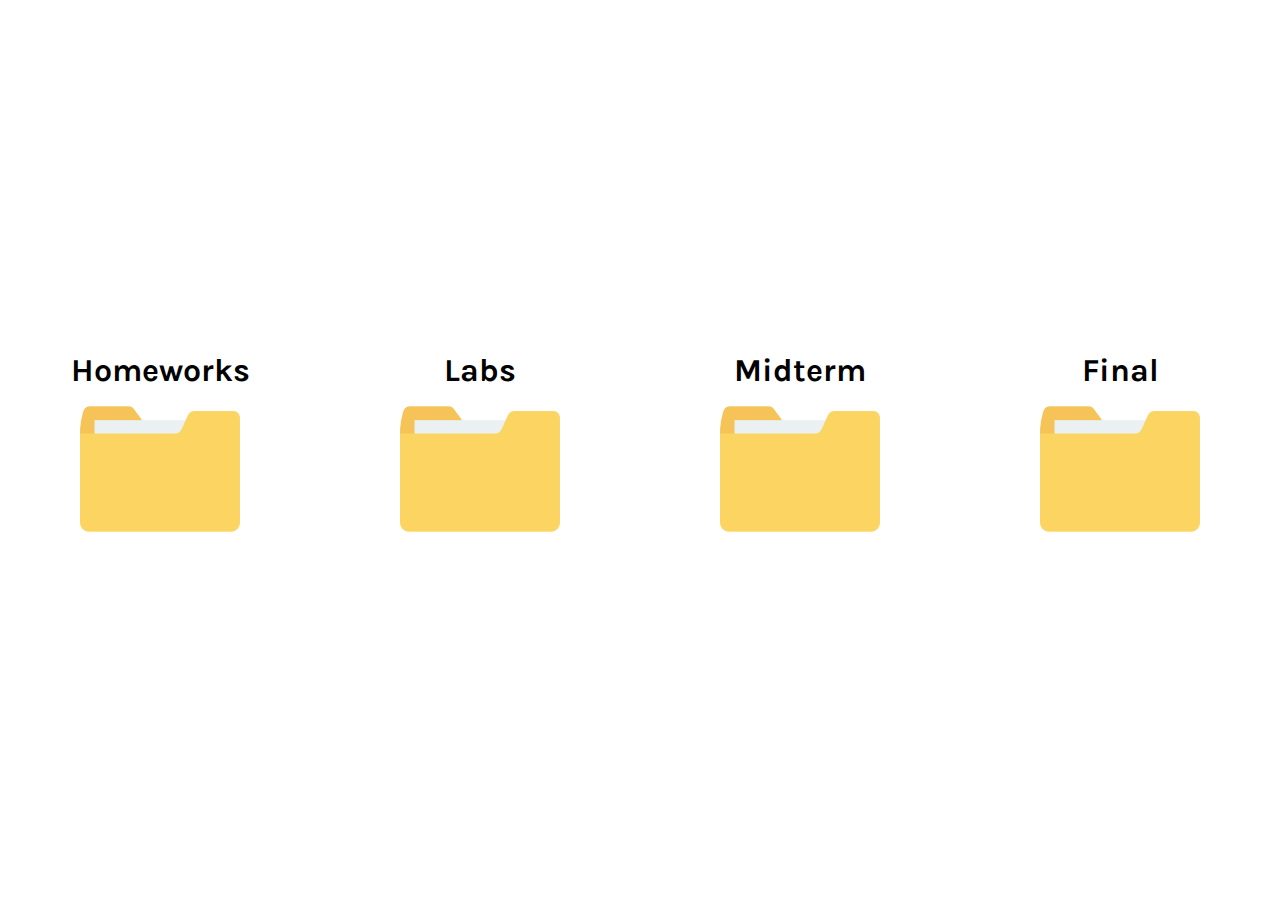
<file: index.html>
<!DOCTYPE html>
<html>
    <head>
        <link rel = "stylesheet" href = "https://fonts.googleapis.com/css?family=Karla">
        <link rel = "stylesheet" href = "DONOTTOUCH/css/main-page.css">
    </head>
    <body>
        <div id = "overall-container">
            <div class = "home-page-folder">
                <h1>
                    Homeworks
                </h1>
                <a href = "homeworks/index.html">
                    <img src = "DONOTTOUCH/images/folder.png">
                </a>
            </div>
            <div class = "home-page-folder">
                <h1>
                    Labs
                </h1>
                <a href = "labs/index.html">
                    <img src = "DONOTTOUCH/images/folder.png">
                </a>
            </div>
            <div class = "home-page-folder">
                <h1>
                    Midterm
                </h1>
                <a href = "midterm/home.html">
                    <img src = "DONOTTOUCH/images/folder.png">
                </a>
            </div>
            <div class = "home-page-folder">
                <h1>
                    Final
                </h1>
                <a href = "final/index.html">
                    <img src = "DONOTTOUCH/images/folder.png">
                </a>
            </div>
        </div>
    </body>
</html>
</file>
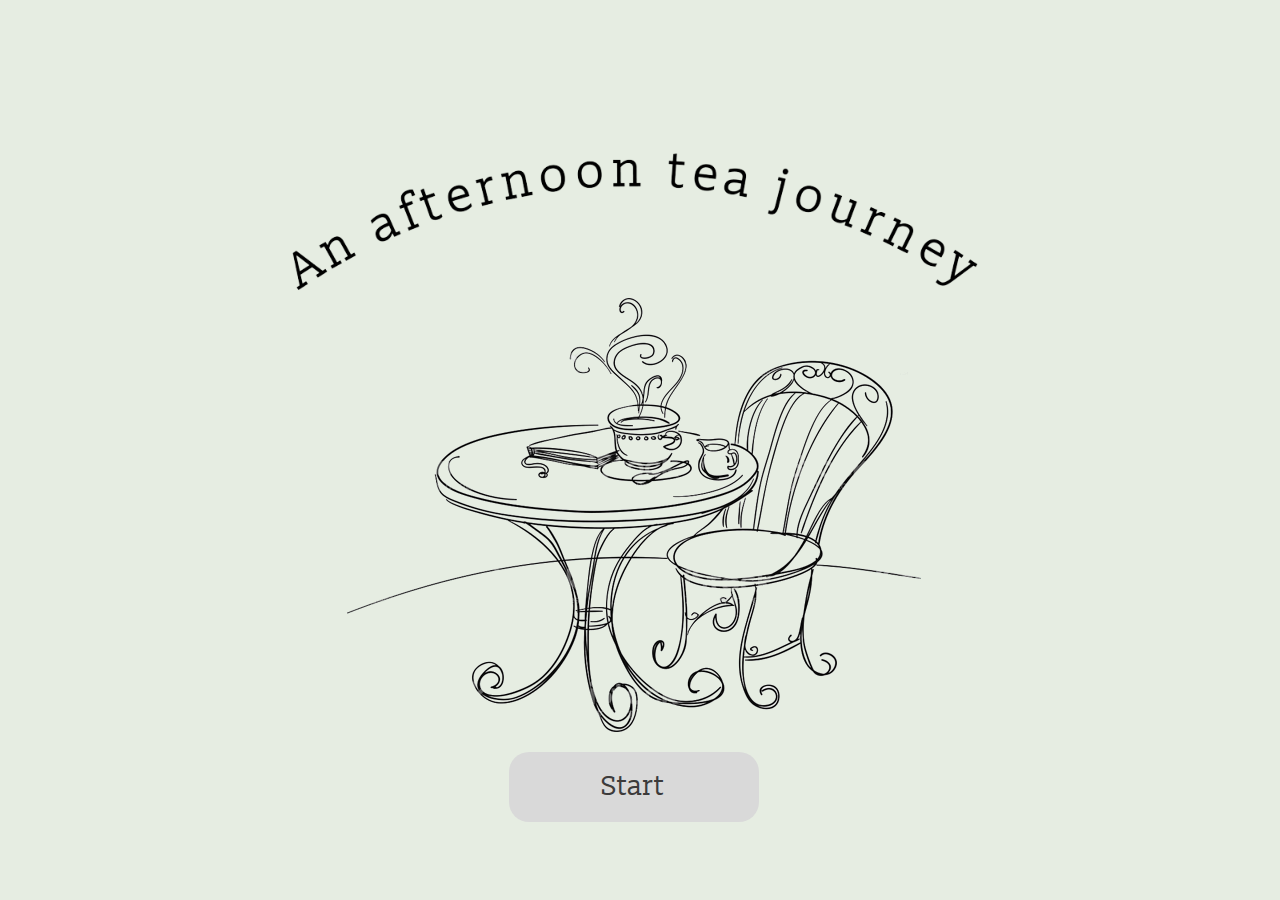
<file: final/index.html>
<!doctype html>
<head>
    <title>Final Project: An Afternoon Tea Journey</title>
    <link rel="stylesheet" type="text/css" href="assets/css/style.css">
    <script src="assets/js/script.js"></script>
    <link href="https://fonts.googleapis.com/css?family=Slabo 13px" rel="stylesheet">

</head>
<body>
    <div id="container">
        <img src="assets/img/startpage_title.png" alt="" id="title"/>
        <img src="assets/img/table.png" alt="" id="title_pic"/>
        <div id="button">
            <a href="startedpage.html">Start</a>
        </div>
    </div>


</body>
</file>
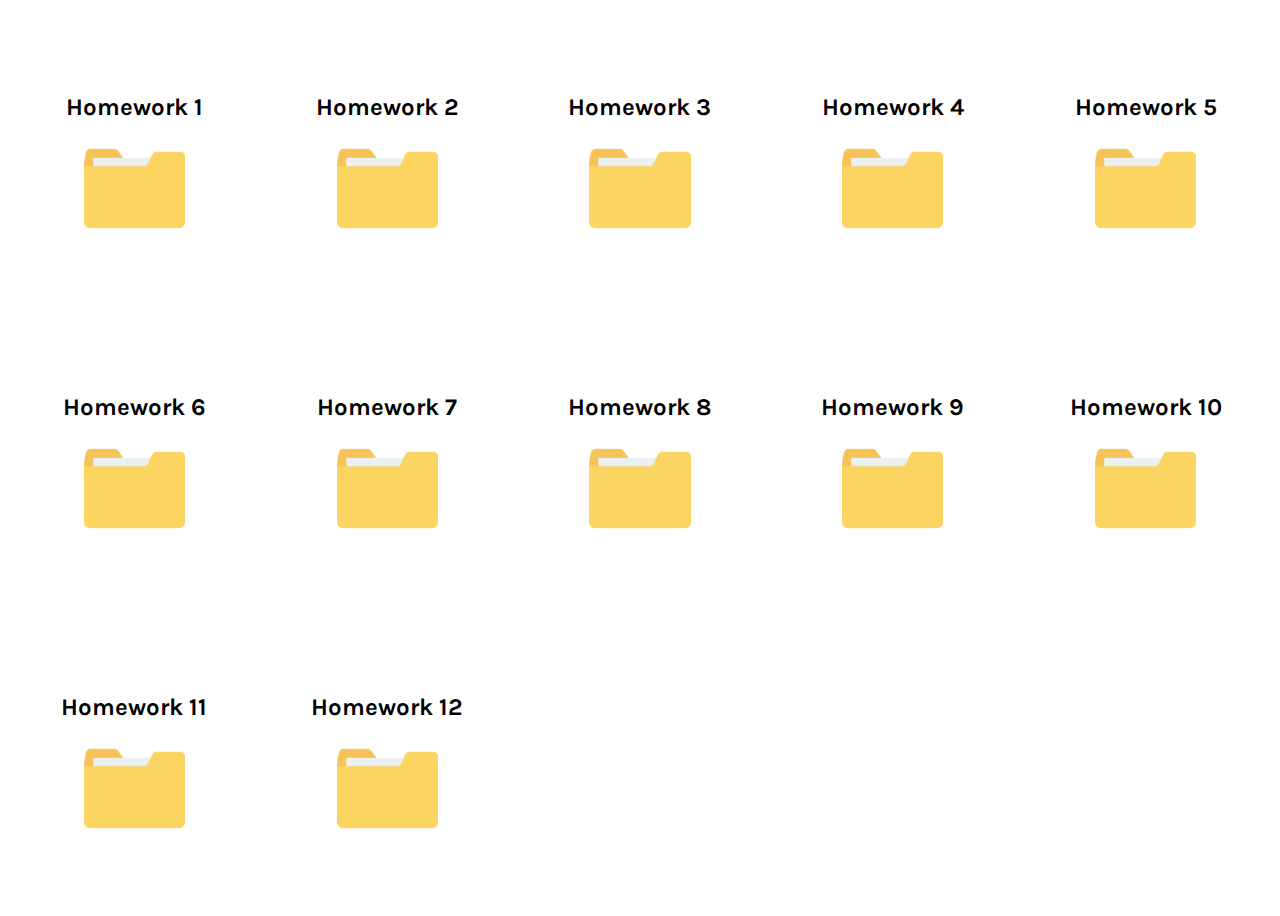
<file: homeworks/index.html>
<!DOCTYPE html>
<html>
    <head>
        <link rel = "stylesheet" href = "https://fonts.googleapis.com/css?family=Karla">
        <link rel = "stylesheet" href = "../DONOTTOUCH/css/subdirectory.css">
    </head>
    <body>
        <div id = "overall-container">
            <div class = "home-page-folder">
                <h1>
                    Homework 1
                </h1>
                <a href = "hw1/index.html">
                    <img src = "../DONOTTOUCH/images/folder.png">
                </a>
            </div>
            <div class = "home-page-folder">
                <h1>
                    Homework 2
                </h1>
                <a href = "hw2/index.html">
                    <img src = "../DONOTTOUCH/images/folder.png">
                </a>
            </div>
            <div class = "home-page-folder">
                <h1>
                    Homework 3
                </h1>
                <a href = "hw3/index.html">
                    <img src = "../DONOTTOUCH/images/folder.png">
                </a>
            </div>
            <div class = "home-page-folder">
                <h1>
                    Homework 4
                </h1>
                <a href = "hw4/index.html">
                    <img src = "../DONOTTOUCH/images/folder.png">
                </a>
            </div>
            <div class = "home-page-folder">
                <h1>
                    Homework 5
                </h1>
                <a href = "hw5/index.html">
                    <img src = "../DONOTTOUCH/images/folder.png">
                </a>
            </div>
            <div class = "home-page-folder">
                <h1>
                    Homework 6
                </h1>
                <a href = "hw6/index.html">
                    <img src = "../DONOTTOUCH/images/folder.png">
                </a>
            </div>
            <div class = "home-page-folder">
                <h1>
                    Homework 7
                </h1>
                <a href = "hw7/index.html">
                    <img src = "../DONOTTOUCH/images/folder.png">
                </a>
            </div>
            <div class = "home-page-folder">
                <h1>
                    Homework 8
                </h1>
                <a href = "hw8/index.html">
                    <img src = "../DONOTTOUCH/images/folder.png">
                </a>
            </div>
            <div class = "home-page-folder">
                <h1>
                    Homework 9
                </h1>
                <a href = "hw9/index.html">
                    <img src = "../DONOTTOUCH/images/folder.png">
                </a>
            </div>
            <div class = "home-page-folder">
                <h1>
                    Homework 10
                </h1>
                <a href = "hw10/index.html">
                    <img src = "../DONOTTOUCH/images/folder.png">
                </a>
            </div>
            <div class = "home-page-folder">
                <h1>
                    Homework 11
                </h1>
                <a href = "hw11/index.html">
                    <img src = "../DONOTTOUCH/images/folder.png">
                </a>
            </div>
            <div class = "home-page-folder">
                <h1>
                    Homework 12
                </h1>
                <a href = "hw12/index.html">
                    <img src = "../DONOTTOUCH/images/folder.png">
                </a>
            </div>
        </div>
    </body>
</html>
</file>
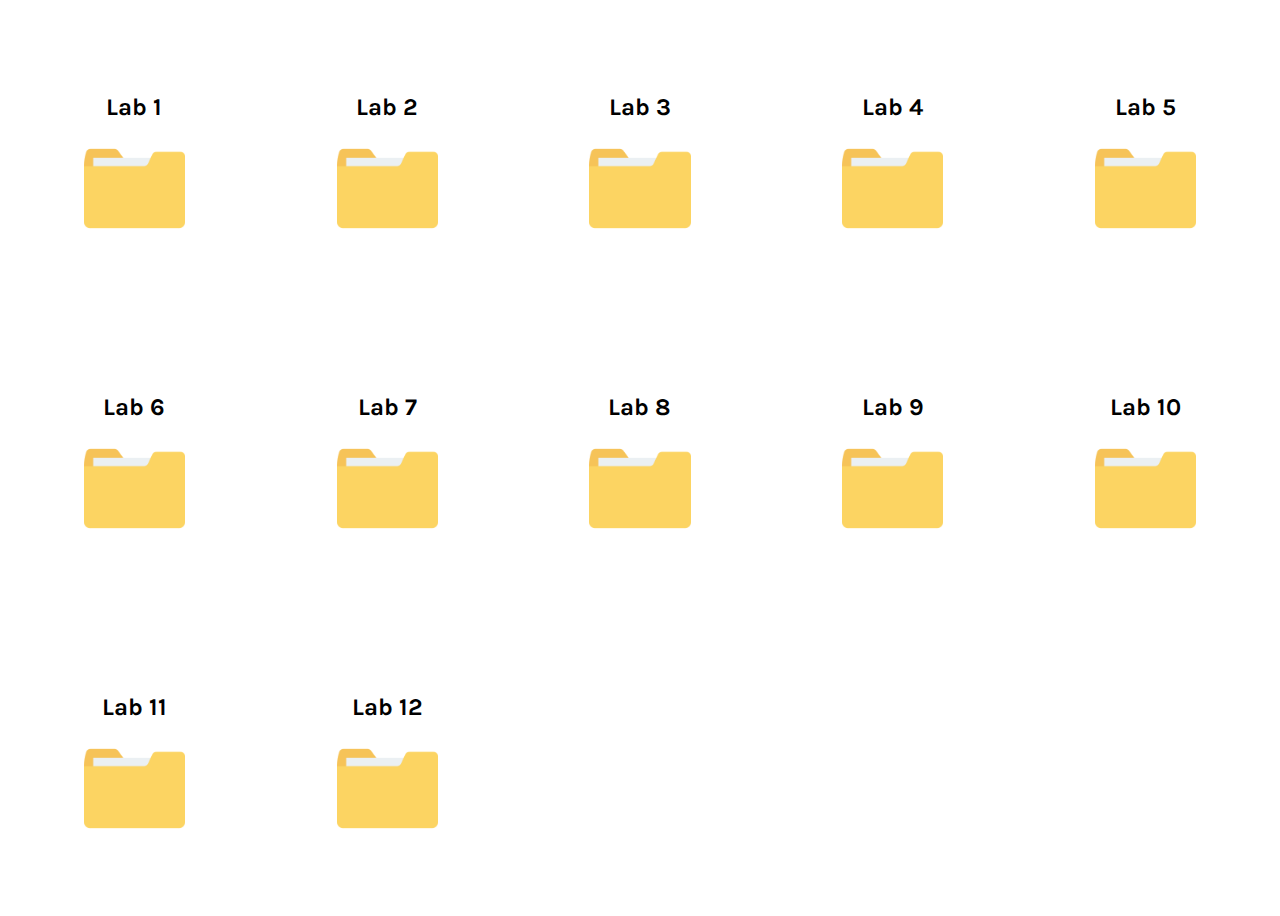
<file: labs/index.html>
<!DOCTYPE html>
<html>
    <head>
        <link rel = "stylesheet" href = "https://fonts.googleapis.com/css?family=Karla">
        <link rel = "stylesheet" href = "../DONOTTOUCH/css/subdirectory.css">
    </head>
    <body>
        <div id = "overall-container">
            <div class = "home-page-folder">
                <h1>
                    Lab 1
                </h1>
                <a href = "lab1/index.html">
                    <img src = "../DONOTTOUCH/images/folder.png">
                </a>
            </div>
            <div class = "home-page-folder">
                <h1>
                    Lab 2
                </h1>
                <a href = "lab2/index.html">
                    <img src = "../DONOTTOUCH/images/folder.png">
                </a>
            </div>
            <div class = "home-page-folder">
                <h1>
                    Lab 3
                </h1>
                <a href = "lab3/index.html">
                    <img src = "../DONOTTOUCH/images/folder.png">
                </a>
            </div>
            <div class = "home-page-folder">
                <h1>
                    Lab 4
                </h1>
                <a href = "lab4/index.html">
                    <img src = "../DONOTTOUCH/images/folder.png">
                </a>
            </div>
            <div class = "home-page-folder">
                <h1>
                    Lab 5
                </h1>
                <a href = "lab5/index.html">
                    <img src = "../DONOTTOUCH/images/folder.png">
                </a>
            </div>
            <div class = "home-page-folder">
                <h1>
                    Lab 6
                </h1>
                <a href = "lab6/index.html">
                    <img src = "../DONOTTOUCH/images/folder.png">
                </a>
            </div>
            <div class = "home-page-folder">
                <h1>
                    Lab 7
                </h1>
                <a href = "lab7/index.html">
                    <img src = "../DONOTTOUCH/images/folder.png">
                </a>
            </div>
            <div class = "home-page-folder">
                <h1>
                    Lab 8
                </h1>
                <a href = "lab8/index.html">
                    <img src = "../DONOTTOUCH/images/folder.png">
                </a>
            </div>
            <div class = "home-page-folder">
                <h1>
                    Lab 9
                </h1>
                <a href = "lab9/index.html">
                    <img src = "../DONOTTOUCH/images/folder.png">
                </a>
            </div>
            <div class = "home-page-folder">
                <h1>
                    Lab 10
                </h1>
                <a href = "lab10/index.html">
                    <img src = "../DONOTTOUCH/images/folder.png">
                </a>
            </div>
            <div class = "home-page-folder">
                <h1>
                    Lab 11
                </h1>
                <a href = "lab11/index.html">
                    <img src = "../DONOTTOUCH/images/folder.png">
                </a>
            </div>
            <div class = "home-page-folder">
                <h1>
                    Lab 12
                </h1>
                <a href = "lab12/index.html">
                    <img src = "../DONOTTOUCH/images/folder.png">
                </a>
            </div>
        </div>
    </body>
</html>
</file>
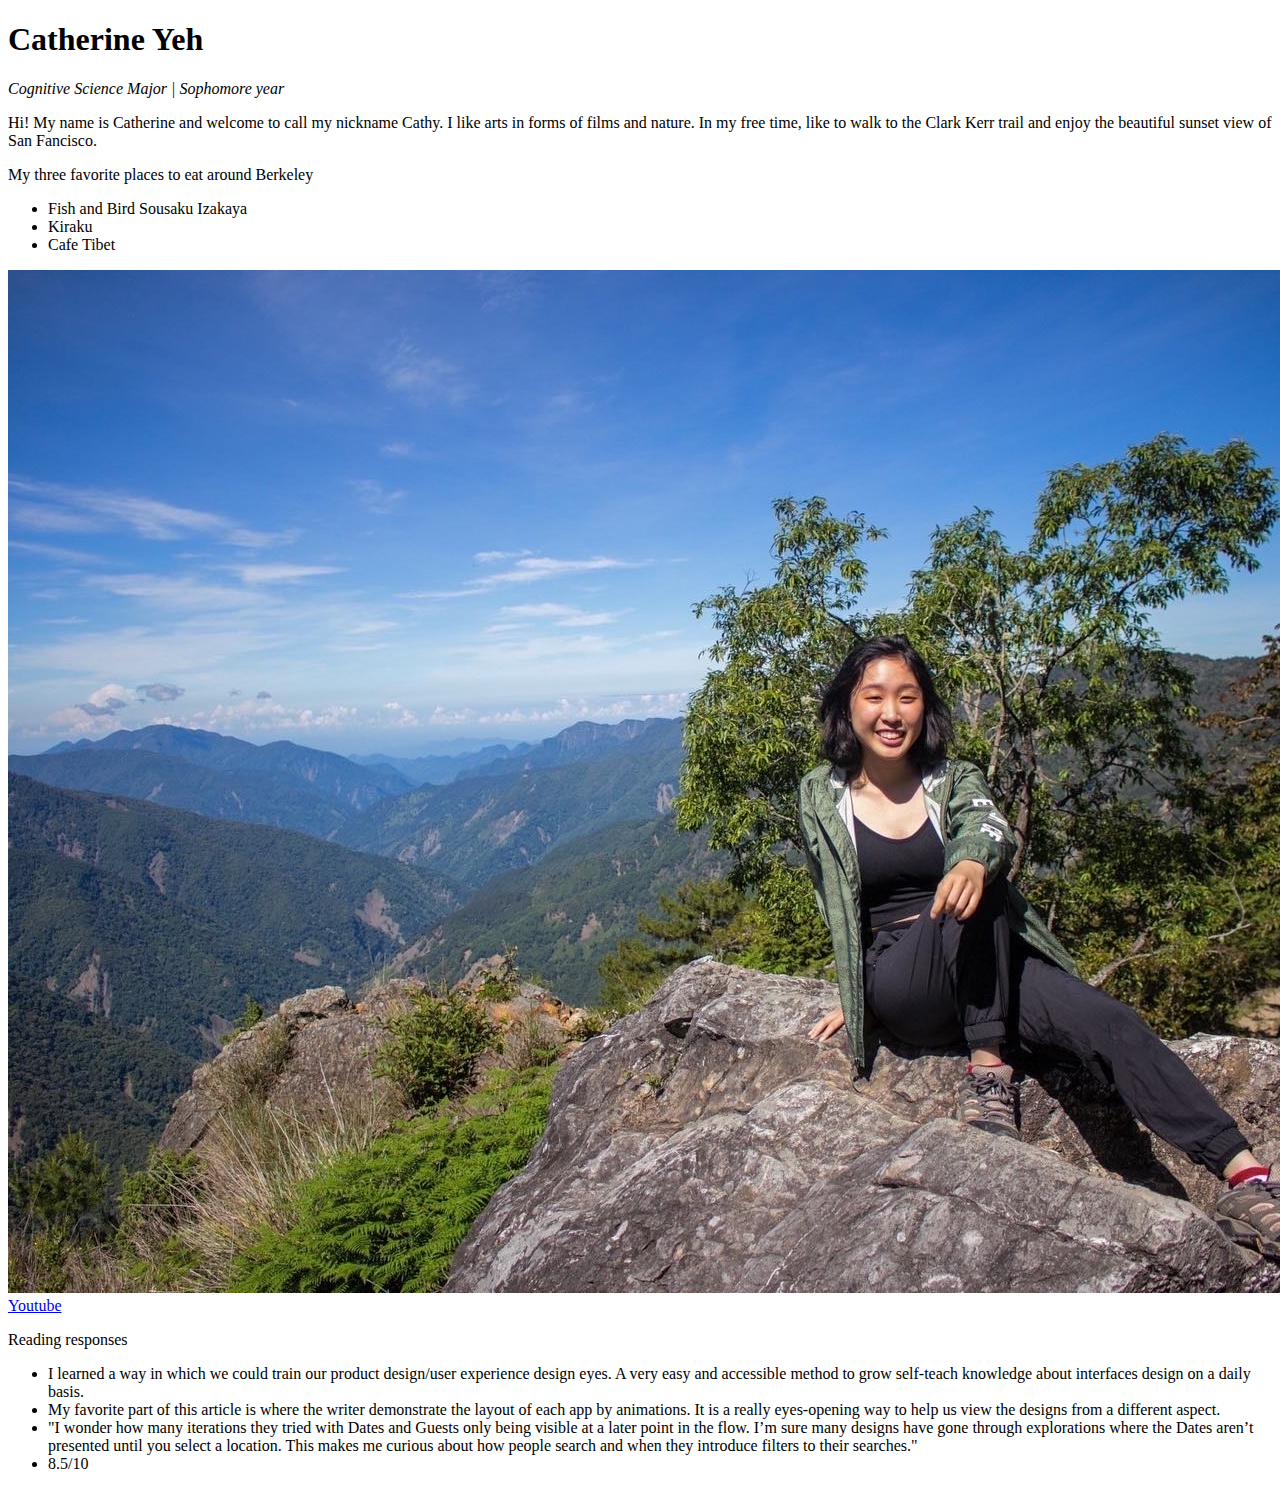
<file: homeworks/hw1/index.html>
<!DOCTYPE html>
<html>

<head>
    <title>

    </title>


</head>

<body>

    <header>
        <section>
            <h1>Catherine Yeh</h1>
            <em>Cognitive Science Major | Sophomore year</em>
            <p> Hi! My name is Catherine and welcome to call my nickname Cathy. I like arts in forms of films and nature. 
                In my free time, like to walk to the Clark Kerr trail and enjoy the beautiful sunset view of San Fancisco.</p>
            <p>My three favorite places to eat around Berkeley</p>
            <ul>
            <li>Fish and Bird Sousaku Izakaya</li>
            <li>Kiraku</li>
            <li>Cafe Tibet</li>    
            </ul>
            <img src="img/selfie.JPG" />
            <a href="https://www.youtube.com">Youtube</a>
        </section>

        <section>
            <p>Reading responses</p>
            <ul>
            <li>I learned a way in which we could train our product design/user experience design eyes. A very easy and accessible method to grow self-teach knowledge about interfaces design on a daily basis.  </li>
            <li>My favorite part of this article is where the writer demonstrate the layout of each app by animations. It is a really eyes-opening way to help us view the designs from a different aspect. </li>
            <li>"I wonder how many iterations they tried with Dates and Guests only being visible at a later point in the flow. I’m sure many designs have gone through explorations where the Dates aren’t presented until you select a location. This makes me curious about how people search and when they introduce filters to their searches."</li>  
            <li>8.5/10</li> 
            </ul>



        </section>

        
    
    <header>


</body>

</html>
</file>
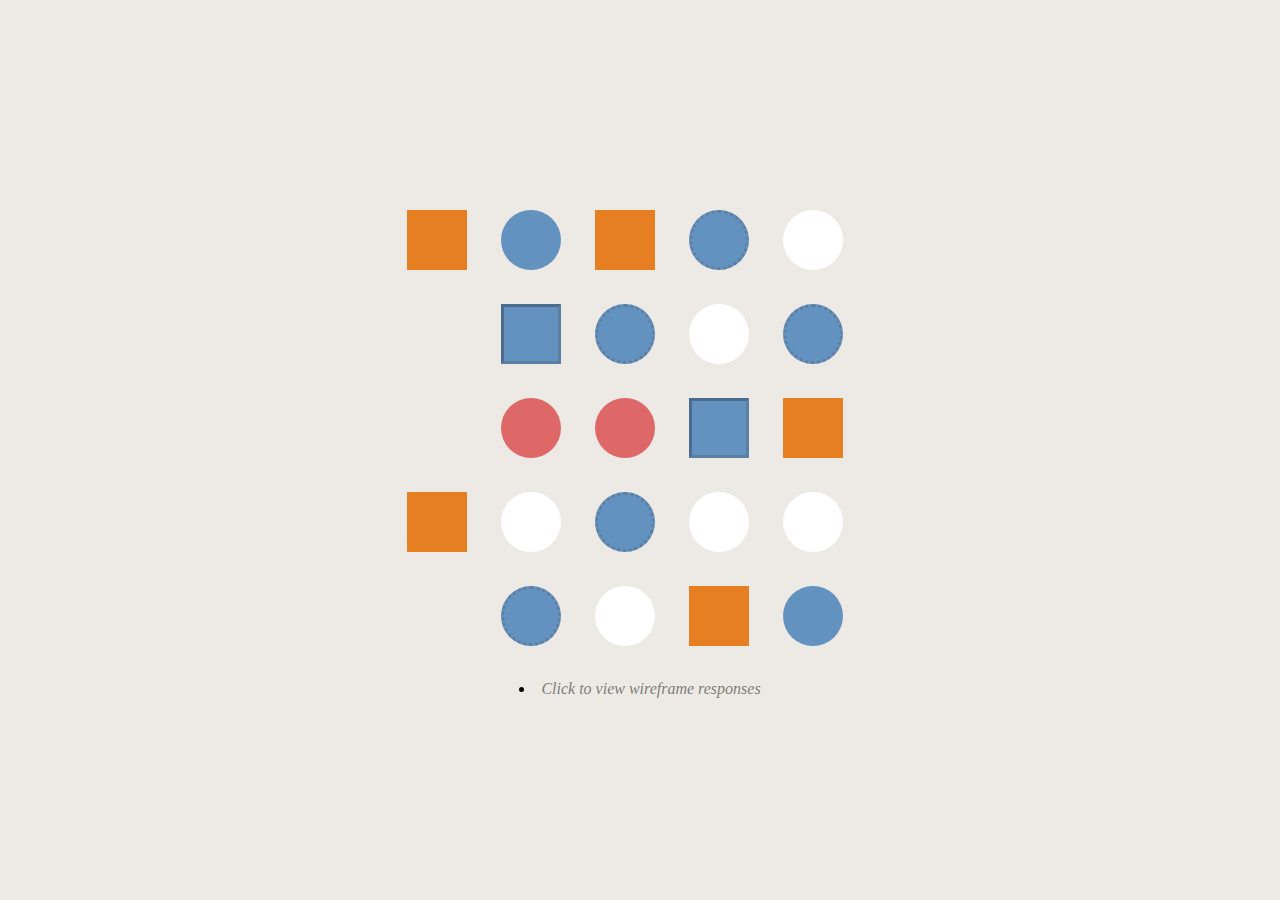
<file: homeworks/hw2/index.html>
<html>
	<head>
		<title>Fiddling with shapes</title>
		<!-- What file should we link in this <head> tag? -->
		<link rel="stylesheet" type="text/css"
      		  href="assets/css/style.css" />
	</head>
<body>
	<div id="container">
		<div id="first-row" class="row">
			<div class="square"></div>
			<div class="circle green"></div>
			<div class="square"></div>
			<div class="circle fancy"></div>
			<div class="circle"></div>
		</div>

		<div id="second-row" class="row">
			<div class="circle"></div>
			<div class="square fancy"></div>
			<div class="circle fancy"></div>
			<div class="circle"></div>
			<div class="circle fancy green"></div>
		</div>

		<div id="third-row" class="row">
			<div class="circle"></div>
			<div class="circle green"></div>
			<div class="circle"></div>
			<div class="square fancy"></div>
			<div class="square"></div>
		</div>

		<div id="fourth-row" class="row">
			<div class="square"></div>
			<div class="circle"></div>
			<div class="circle fancy"></div>
			<div class="circle"></div>
			<div class="circle"></div>
		</div>

		<div id="fifth-row" class="row">
			<div class="circle"></div>
			<div class="circle fancy"></div>
			<div class="circle"></div>
			<div class="square"></div>
			<div class="circle green"></div>
			</div>

			<li><a href="wireframes.html">Click to view wireframe responses</a></li>
	</div>


</body>
</html>
</file>
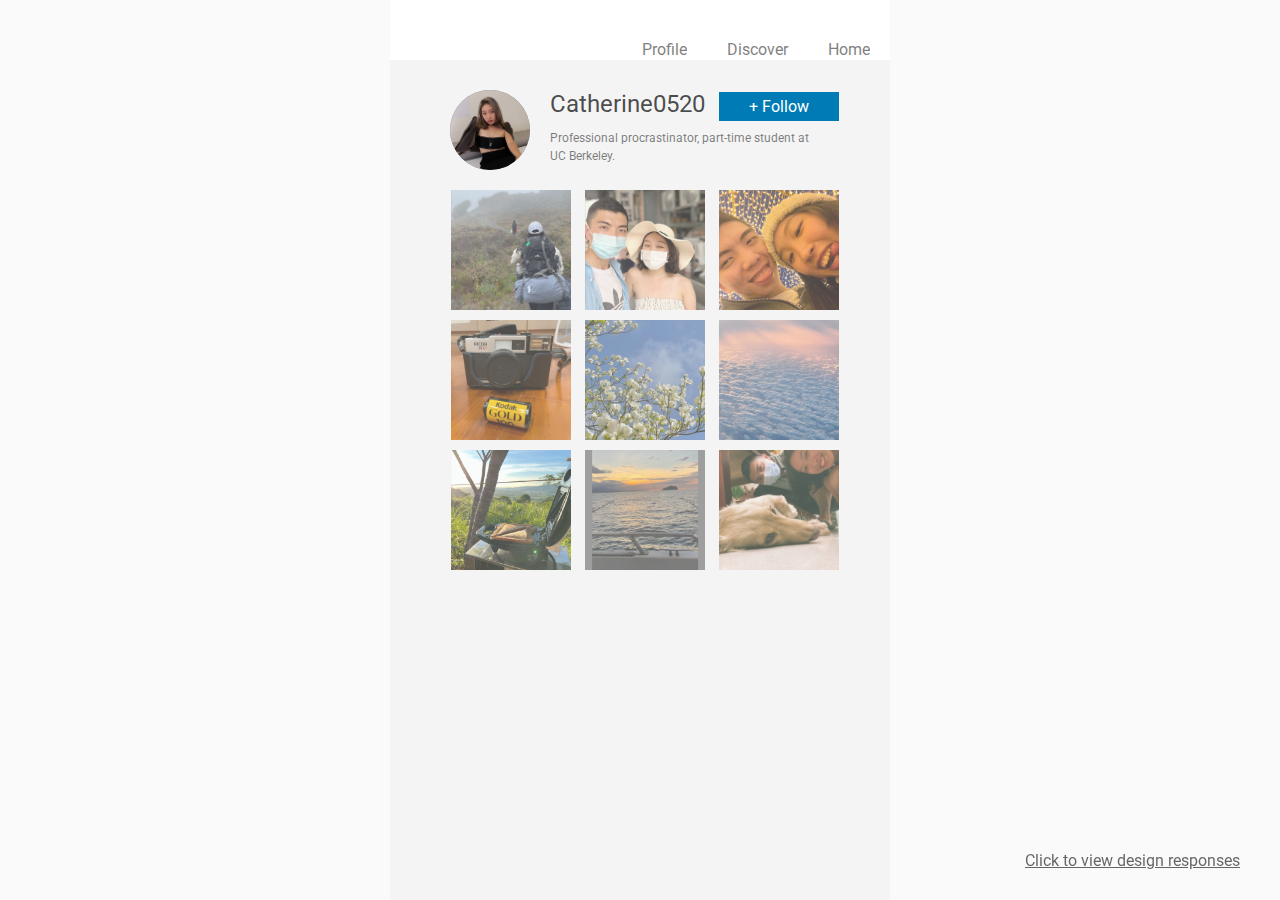
<file: homeworks/hw3/index.html>
<!DOCTYPE html>
<html>
	<head>
		<!-- PROBLEM 0:
		Link the CSS stylesheet called style.css found in the assets/css folder -->
		<link rel="stylesheet" type="text/css" href="assets/css/style.css">
		<link rel="stylesheet" type="text/css" href="assets/css/initial.css">
		<meta name="viewport" content="width=device-width, initial-scale=1.0">
		<meta charset="utf-8">
		<link href="https://fonts.googleapis.com/css?family=Roboto" rel="stylesheet">
	</head>
	<body>
	<div id="content">
		<div id="navbar">
			<div class="navbar-item">Home</div>
			<div class="navbar-item">Discover</div>
			<div class="navbar-item">Profile</div>
		</div>
		<div id="header">
			<div id="profile-pic">
				<img src="assets/img/profile_pic.JPG">
			</div>
			<div id="information">
				<div id="username">Catherine0520</div>
				<div id="follow-button">+ Follow</div>
				<div id="about">
					<!-- Replace the lorem ipsum filler text and write your about me here! -->
					Professional procrastinator, part-time student at UC Berkeley. 
				</div>
			</div>
		</div>
		<div id="pictures">
			<div class="row">
				<div class="item">
					<img src="assets/img/pic1.png">
				</div>
				<div class="item">
					<img src="assets/img/pic2.png">
				</div>
				<div class="item">
					<img src="assets/img/pic3.png">
				</div>
			</div>
			<div class="row">
				<div class="item">
					<img src="assets/img/pic4.png">
				</div>
				<div class="item">
					<img src="assets/img/pic5.png">
				</div>
				<div class="item">
					<img src="assets/img/pic6.png">
				</div>
			</div>
			<div class="row">
				<div class="item">
					<img src="assets/img/pic7.png">
				</div>
				<div class="item">
					<img src="assets/img/pic8.png">
				</div>
				<div class="item">
					<img src="assets/img/pic9.png">
				</div>
			</div>
		</div>
	</div>
	<a href="design_responses.html" id="design">Click to view design responses</a>
	</body>
</html>
</file>
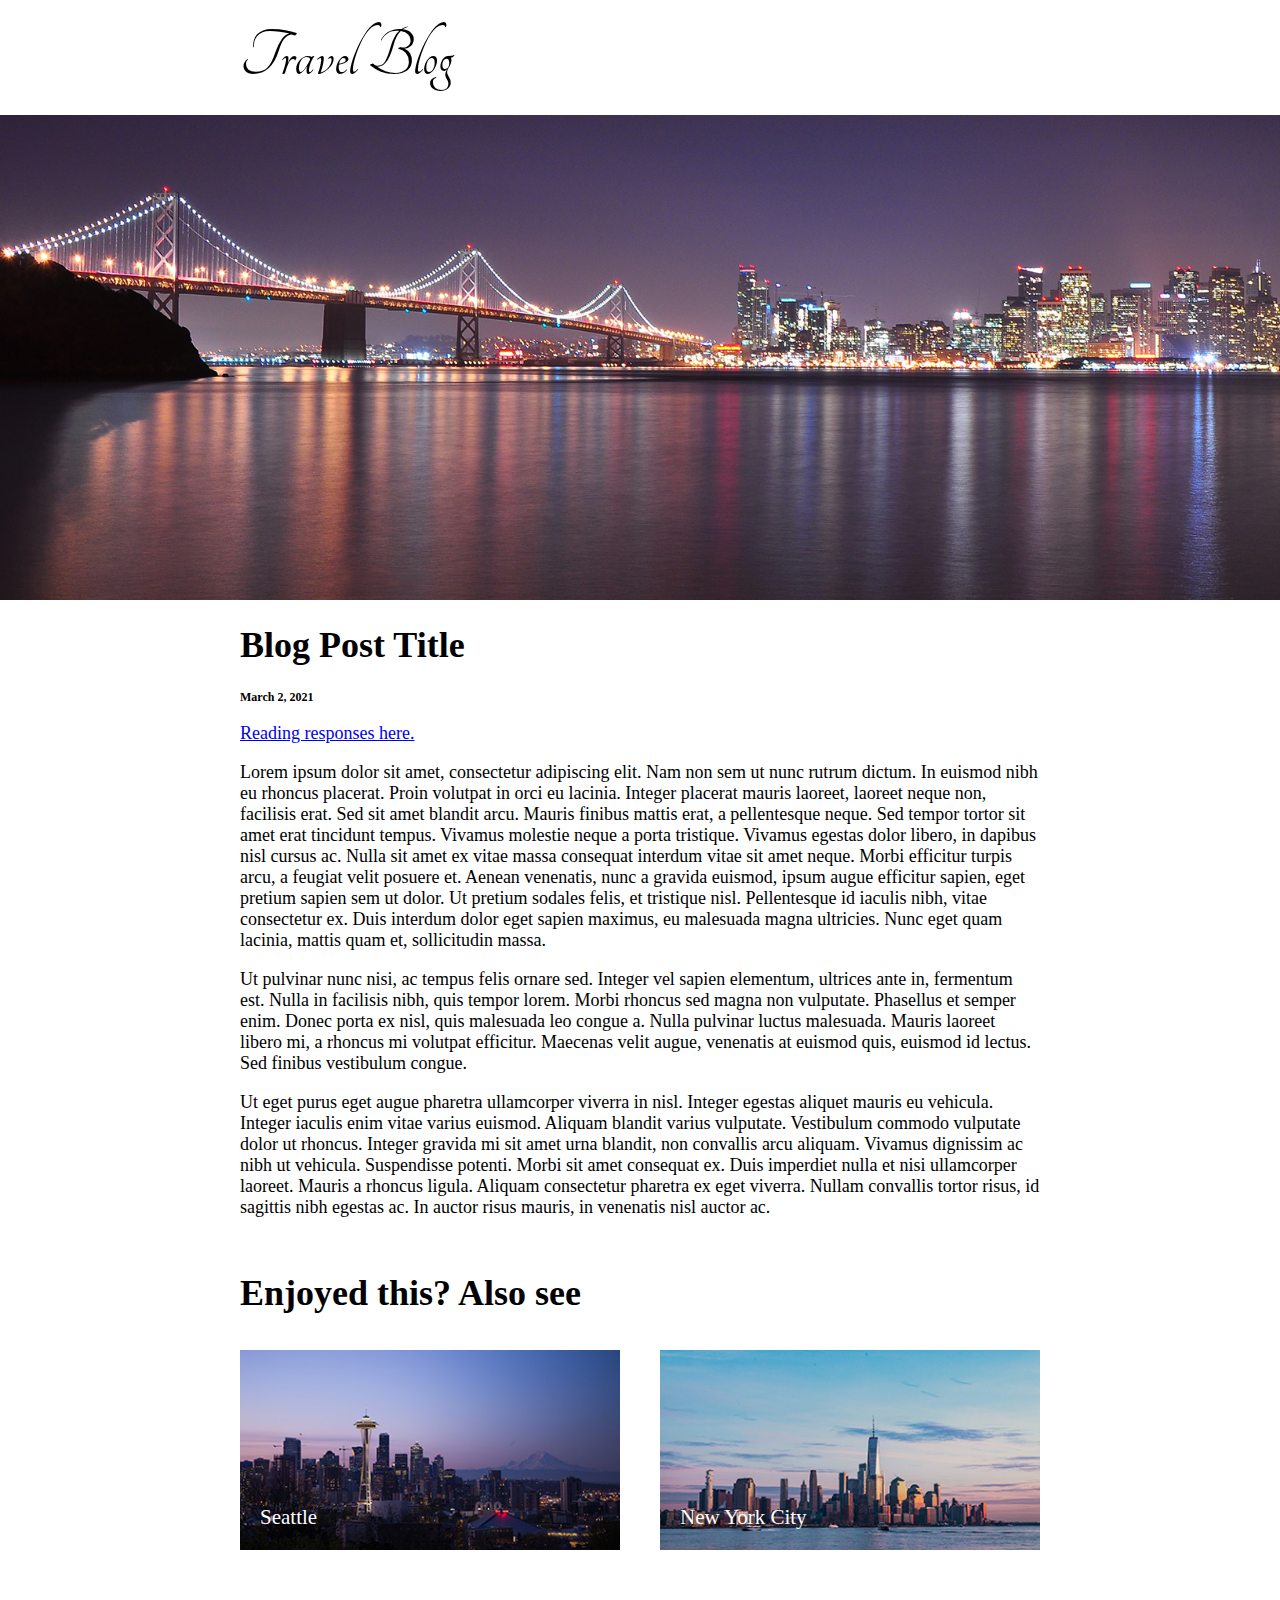
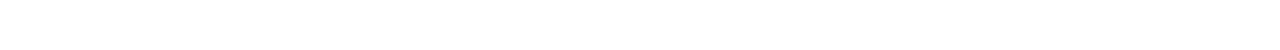
<file: homeworks/hw4/index.html>
<!DOCTYPE html>
<html>
	<head>
		<link rel="stylesheet" type="text/css" href="assets/css/style.css">
		<meta name="viewport" content="width=device-width, initial-scale=1.0">
		<meta charset="utf-8">
		<link rel="stylesheet"
				href="https://fonts.googleapis.com/css?family=Tangerine">
	</head>
	<body>
		<header>
			<div class="content">
				<div id="title">Travel Blog</div>
			</div>
		</header>

		<div id="image-banner"></div>

		<div class="content">
			<section id="post">
				<h1>Blog Post Title</h1>
				<h2>March 2, 2021</h2>
				<p>
					<a href="design_responses.html">Reading responses here.</a>
				</p>
				<p>
					Lorem ipsum dolor sit amet, consectetur adipiscing elit. Nam non sem ut nunc rutrum dictum. In euismod nibh eu rhoncus placerat. Proin volutpat in orci eu lacinia. Integer placerat mauris laoreet, laoreet neque non, facilisis erat. Sed sit amet blandit arcu. Mauris finibus mattis erat, a pellentesque neque. Sed tempor tortor sit amet erat tincidunt tempus. Vivamus molestie neque a porta tristique. Vivamus egestas dolor libero, in dapibus nisl cursus ac. Nulla sit amet ex vitae massa consequat interdum vitae sit amet neque. Morbi efficitur turpis arcu, a feugiat velit posuere et. Aenean venenatis, nunc a gravida euismod, ipsum augue efficitur sapien, eget pretium sapien sem ut dolor. Ut pretium sodales felis, et tristique nisl. Pellentesque id iaculis nibh, vitae consectetur ex. Duis interdum dolor eget sapien maximus, eu malesuada magna ultricies. Nunc eget quam lacinia, mattis quam et, sollicitudin massa.
				</p>
				<p>
					Ut pulvinar nunc nisi, ac tempus felis ornare sed. Integer vel sapien elementum, ultrices ante in, fermentum est. Nulla in facilisis nibh, quis tempor lorem. Morbi rhoncus sed magna non vulputate. Phasellus et semper enim. Donec porta ex nisl, quis malesuada leo congue a. Nulla pulvinar luctus malesuada. Mauris laoreet libero mi, a rhoncus mi volutpat efficitur. Maecenas velit augue, venenatis at euismod quis, euismod id lectus. Sed finibus vestibulum congue.
				</p>
				<p>
					Ut eget purus eget augue pharetra ullamcorper viverra in nisl. Integer egestas aliquet mauris eu vehicula. Integer iaculis enim vitae varius euismod. Aliquam blandit varius vulputate. Vestibulum commodo vulputate dolor ut rhoncus. Integer gravida mi sit amet urna blandit, non convallis arcu aliquam. Vivamus dignissim ac nibh ut vehicula. Suspendisse potenti. Morbi sit amet consequat ex. Duis imperdiet nulla et nisi ullamcorper laoreet. Mauris a rhoncus ligula. Aliquam consectetur pharetra ex eget viverra. Nullam convallis tortor risus, id sagittis nibh egestas ac. In auctor risus mauris, in venenatis nisl auctor ac.
				</p>
			</section>

			<section id="other-posts">
				<h3>Enjoyed this? Also see</h3>

				<div class="image-card">
					<a href="#">
						<img src="assets/img/seattle.jpg" alt="">
						<div class="image-card-color-overlay"></div>
						<div class="image-card-text">Seattle</div>
					</a>
				</div>

				<div class="image-card">
					<a href="#">
						<img src="assets/img/nyc.jpg" alt="">
						<div class="image-card-color-overlay"></div>
						<div class="image-card-text">New York City</div>
					</a>
				</div>
			</section>

		</div>

	</body>
</html>
</file>
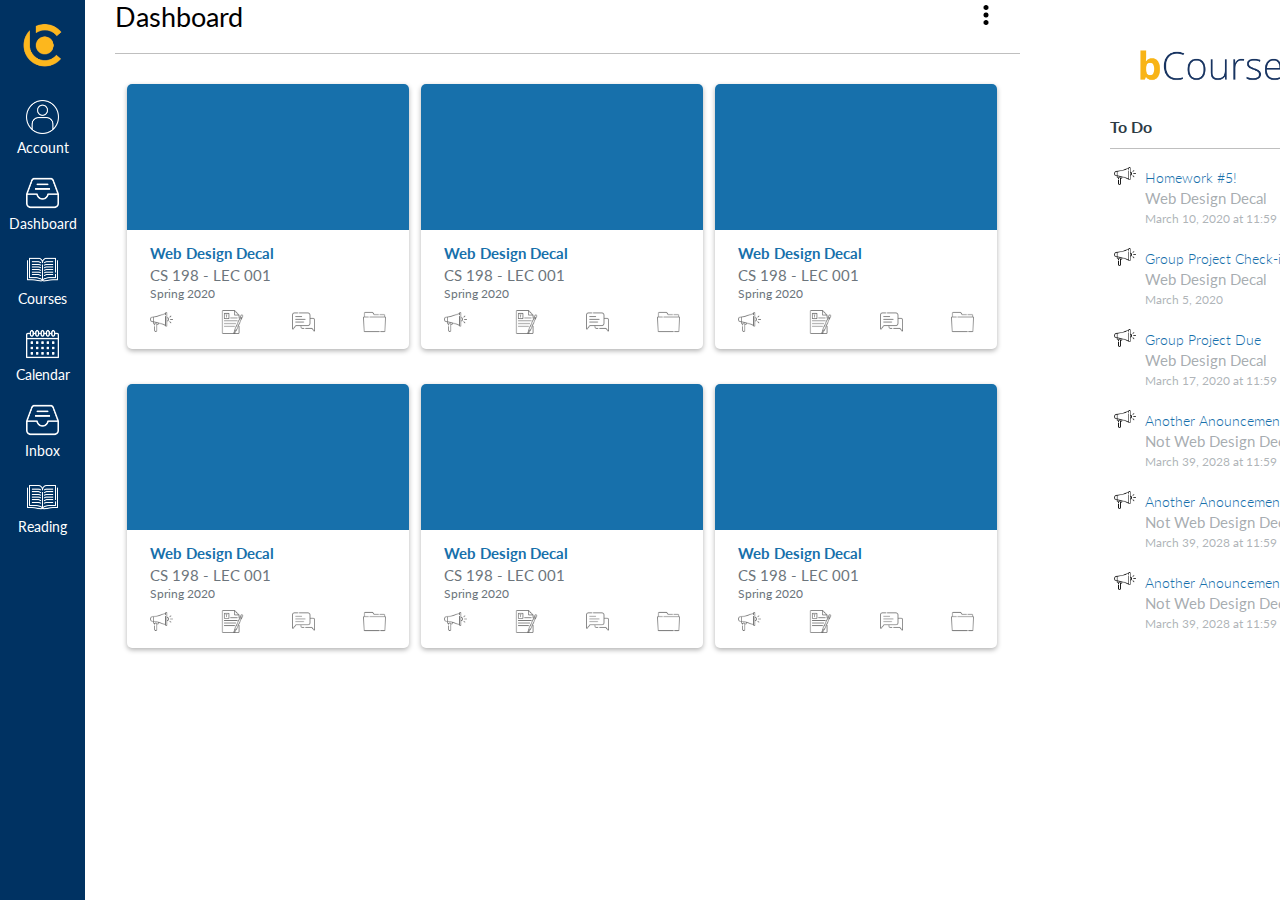
<file: homeworks/hw5/index.html>
<!DOCTYPE html>
<html lang="en">
<head>
    <meta charset="UTF-8">
    <meta name="viewport" content="width=device-width, initial-scale=1.0">
    <title>WDD Flexbox bCourses</title>
    <link rel="stylesheet" href="assets/css/wdd.css">
    <link rel="stylesheet" href="assets/css/style.css">
    <!-- FIXME: Find and add the "Lato" font from Google fonts. -->
    <link href="https://fonts.googleapis.com/css?family=Lato:300|Lato:400" rel="stylesheet">

</head>
<body>
    <div class="nav">
        <!-- FIXME: Make the menu icons appear by adding the
                correct filepath within the blank src. -->
        <div class="nav--button nav-button---logo">
            <img id="logo" src="assets/img/logo.png" alt="">
        </div>
        <div class="nav--button nav--button--account">
            <img src="assets/img/account.png" alt="">
            Account
        </div>
        <div class="nav--button nav--button--home">
            <img src="assets/img/inbox.png" alt="">
            Dashboard
        </div>
        <div class="nav--button nav--button--courses">
            <img src="assets/img/courses.png" alt="">
            Courses
        </div>
        <div class="nav--button nav--button--calendar">
            <img src="assets/img/calendar.png" alt="">
            Calendar
        </div>
        <div class="nav--button nav--button--inbox">
            <img src="assets/img/inbox.png" alt="">
            Inbox
        </div>
        <div class="nav--button nav--button--reading">
            <img src="assets/img/reading.png" alt="">
              Reading
        </div>
    </div>
    <div class="main">
        <div class="dashboard">
            <div class="dashboard--title">
                <h1>Dashboard</h1>
                <div class="dashboard--title__dots">
                <!-- FIXME: Make the button icon appear by adding the
                    correct filepath within the blank src. -->
                    <img src="assets/img/menu.png" alt="dots">
                </div>
            </div>
            <div class="dashboard--classes">
                <div class="dashboard--classes__box dashboard--classes__box__1">
                    <div class="dashboard--classes__box__image"></div>
                    <div class="dashboard--classes__box__description">
                        <div class="dashboard--classes__box__controls__text">
                            <h2>Web Design Decal</h2>
                            <h3>CS 198 - lec 001</h3>
                            <h4>Spring 2020</h4>
                        </div>
                        <div class="dashboard--classes__box__controls__buttons">
                            <img src="assets/img/announcements.png" class="dashboard--classes__box__controls__buttons--announcements">
                            <img src="assets/img/assignment.png" class="dashboard--classes__box__controls__buttons--assignment">
                            <img src="assets/img/chat.png" class="dashboard--classes__box__controls__buttons--chat">
                            <img src="assets/img/files.png" class="dashboard--classes__box__controls__buttons--files">
                        </div>
                    </div>
                </div>
                <div class="dashboard--classes__box dashboard--classes__box__2">
                    <div class="dashboard--classes__box__image"></div>
                    <div class="dashboard--classes__box__description">
                        <div class="dashboard--classes__box__controls__text">
                            <h2>Web Design Decal</h2>
                            <h3>CS 198 - lec 001</h3>
                            <h4>Spring 2020</h4>
                        </div>
                        <div class="dashboard--classes__box__controls__buttons">
                            <img src="assets/img/announcements.png" class="dashboard--classes__box__controls__buttons--announcements">
                            <img src="assets/img/assignment.png" class="dashboard--classes__box__controls__buttons--assignment">
                            <img src="assets/img/chat.png" class="dashboard--classes__box__controls__buttons--chat">
                            <img src="assets/img/files.png" class="dashboard--classes__box__controls__buttons--files">
                        </div>
                    </div>
                </div>

                <div class="dashboard--classes__box dashboard--classes__box__3">
                    <div class="dashboard--classes__box__image"></div>
                    <div class="dashboard--classes__box__description">
                        <div class="dashboard--classes__box__controls__text">
                            <h2>Web Design Decal</h2>
                            <h3>CS 198 - lec 001</h3>
                            <h4>Spring 2020</h4>
                        </div>
                        <div class="dashboard--classes__box__controls__buttons">
                            <img src="assets/img/announcements.png" class="dashboard--classes__box__controls__buttons--announcements">
                            <img src="assets/img/assignment.png" class="dashboard--classes__box__controls__buttons--assignment">
                            <img src="assets/img/chat.png" class="dashboard--classes__box__controls__buttons--chat">
                            <img src="assets/img/files.png" class="dashboard--classes__box__controls__buttons--files">
                        </div>
                    </div>
                </div>

                <div class="dashboard--classes__box dashboard--classes__box__4">
                    <div class="dashboard--classes__box__image"></div>
                    <div class="dashboard--classes__box__description">
                        <div class="dashboard--classes__box__controls__text">
                            <h2>Web Design Decal</h2>
                            <h3>CS 198 - lec 001</h3>
                            <h4>Spring 2020</h4>
                        </div>
                        <div class="dashboard--classes__box__controls__buttons">
                            <img src="assets/img/announcements.png" class="dashboard--classes__box__controls__buttons--announcements">
                            <img src="assets/img/assignment.png" class="dashboard--classes__box__controls__buttons--assignment">
                            <img src="assets/img/chat.png" class="dashboard--classes__box__controls__buttons--chat">
                            <img src="assets/img/files.png" class="dashboard--classes__box__controls__buttons--files">
                        </div>
                    </div>
                </div>

                <div class="dashboard--classes__box dashboard--classes__box__5">
                    <div class="dashboard--classes__box__image"></div>
                    <div class="dashboard--classes__box__description">
                        <div class="dashboard--classes__box__controls__text">
                            <h2>Web Design Decal</h2>
                            <h3>CS 198 - lec 001</h3>
                            <h4>Spring 2020</h4>
                        </div>
                        <div class="dashboard--classes__box__controls__buttons">
                            <img src="assets/img/announcements.png" class="dashboard--classes__box__controls__buttons--announcements">
                            <img src="assets/img/assignment.png" class="dashboard--classes__box__controls__buttons--assignment">
                            <img src="assets/img/chat.png" class="dashboard--classes__box__controls__buttons--chat">
                            <img src="assets/img/files.png" class="dashboard--classes__box__controls__buttons--files">
                        </div>
                    </div>
                </div>

                <div class="dashboard--classes__box dashboard--classes__box__6">
                    <div class="dashboard--classes__box__image"></div>
                    <div class="dashboard--classes__box__description">
                        <div class="dashboard--classes__box__controls__text">
                            <h2>Web Design Decal</h2>
                            <h3>CS 198 - lec 001</h3>
                            <h4>Spring 2020</h4>
                        </div>
                        <div class="dashboard--classes__box__controls__buttons">
                            <img src="assets/img/announcements.png" class="dashboard--classes__box__controls__buttons--announcements">
                            <img src="assets/img/assignment.png" class="dashboard--classes__box__controls__buttons--assignment">
                            <img src="assets/img/chat.png" class="dashboard--classes__box__controls__buttons--chat">
                            <img src="assets/img/files.png" class="dashboard--classes__box__controls__buttons--files">
                        </div>
                    </div>
                </div>
            </div>
        </div>
        <div class="notifications">
            <img src="assets/img/bcourses.png" alt="">
            <div class="notifications__todo--title">
                <h2>To Do</h2>
            </div>
            <div class="notifications__notifs">
                <div class="notifications__notifs--box">
                    <img src="assets/img/announcements.png" alt="">
                    <div class="notifications__notifs--text">
                        <h1>Homework #5!</h1>
                        <h2>Web Design Decal</h2>
                        <h3>March 10, 2020 at 11:59 PM</h3>
                    </div>
                </div>
                <div class="notifications__notifs--box">
                    <img src="assets/img/announcements.png" alt="">
                    <div class="notifications__notifs--text">
                        <h1>Group Project Check-in</h1>
                        <h2>Web Design Decal</h2>
                        <h3>March 5, 2020</h3>
                    </div>
                </div>
                <div class="notifications__notifs--box">
                    <img src="assets/img/announcements.png" alt="">
                    <div class="notifications__notifs--text">
                        <h1>Group Project Due</h1>
                        <h2>Web Design Decal</h2>
                        <h3>March 17, 2020 at 11:59 PM</h3>
                    </div>
                </div>
                <div class="notifications__notifs--box">
                    <img src="assets/img/announcements.png" alt="">
                    <div class="notifications__notifs--text">
                        <h1>Another Anouncement!</h1>
                        <h2>Not Web Design Decal</h2>
                        <h3>March 39, 2028 at 11:59 PM</h3>
                    </div>
                </div>
                <div class="notifications__notifs--box">
                    <img src="assets/img/announcements.png" alt="">
                    <div class="notifications__notifs--text">
                        <h1>Another Anouncement!</h1>
                        <h2>Not Web Design Decal</h2>
                        <h3>March 39, 2028 at 11:59 PM</h3>
                    </div>
                </div>
                <div class="notifications__notifs--box">
                    <img src="assets/img/announcements.png" alt="">
                    <div class="notifications__notifs--text">
                        <h1>Another Anouncement!</h1>
                        <h2>Not Web Design Decal</h2>
                        <h3>March 39, 2028 at 11:59 PM</h3>
                    </div>
                </div>
            </div>
        </div>
    </div>

</body>
</html>
</file>
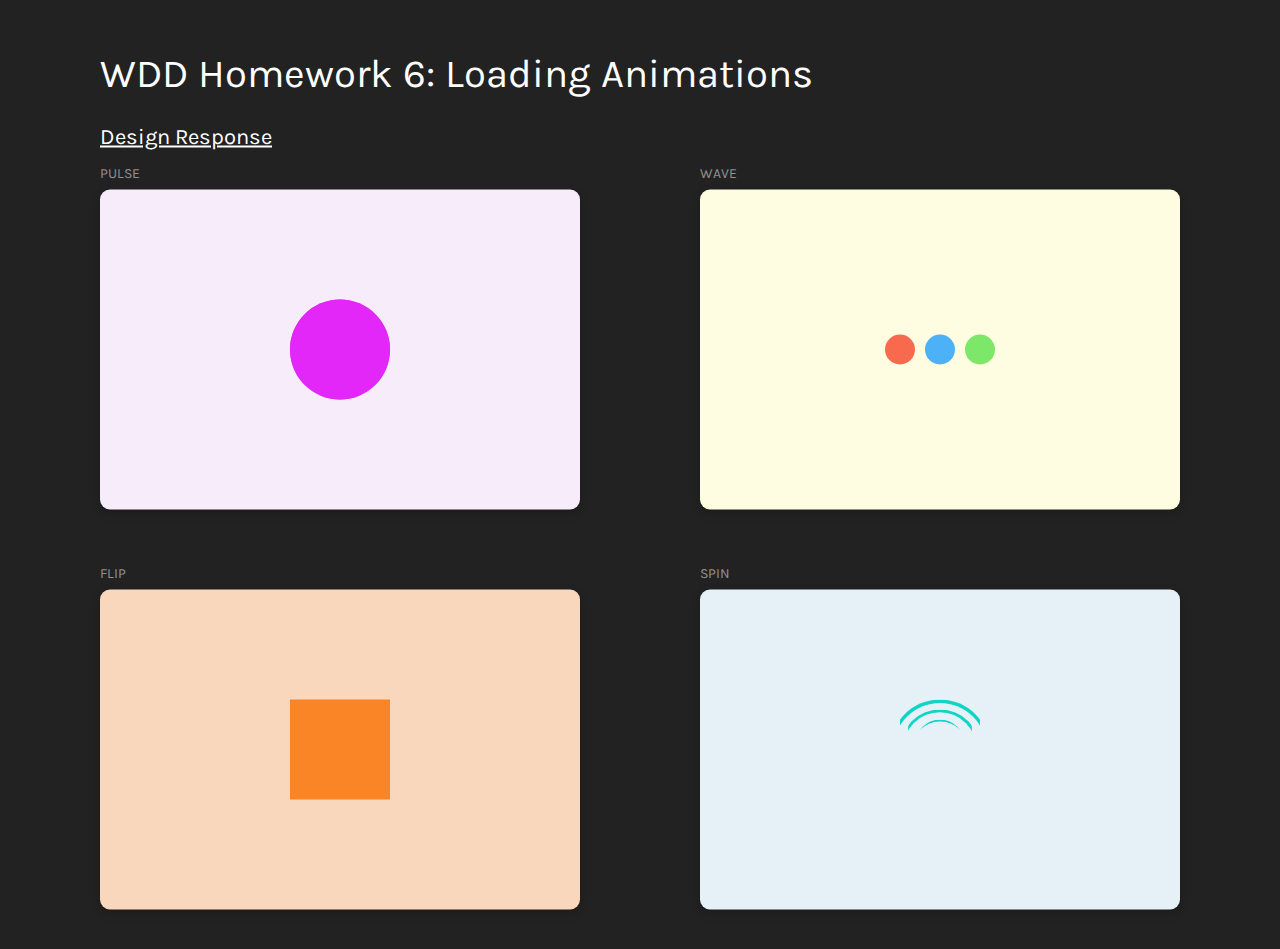
<file: homeworks/hw6/index.html>
<!DOCTYPE html>
<html>
	<head>
		<title>WDD Homework 6</title>
		<link href="https://fonts.googleapis.com/css?family=Karla:400,700" rel="stylesheet">
		<link rel="stylesheet" type="text/css" href="assets/css/foundation.css"/>
		<link rel="stylesheet" type="text/css" href="assets/css/style.css"/>
	</head>
	<body>
		<div id="root">
			<h1>WDD Homework 6: Loading Animations</h1>
			<a id="response" href="design_responses.html">Design Response</a>
			<div id="loaders">
				<div class="loader-container">
					<div class="loader-card">
                        <!--Loader 1 goes here!-->
						<div class="loader one">
							<div class="first circle"></div>
							<div class="second circle"></div>
						</div>
                    </div>
					<div class="bg"></div>
				</div>
				<div class="loader-container">
					<div class="loader-card">
                        <!--Loader 2 goes here!-->
						<div class="loader two">
							<div class="first dot"></div>
							<div class="second dot"></div>
							<div class="third dot"></div>
						</div>
                    </div>
					<div class="bg"></div>
				</div>
				<div class="loader-container">
					<div class="loader-card">
                        <!--Loader 3 goes here!-->
						<div class="loader three">
							<div class="flip-tile"></div>
						</div>
                    </div>
					<div class="bg"></div>
				</div>
				<div class="loader-container">
					<div class="loader-card">
                        <!--Loader 4 goes here!-->
						<div class="loader four">
							<div class="rings">
								<div class="ring one">
									<div class="arc-container">
										<div class="arc"></div>
									</div>
									<div class="mask"></div>
								</div>
								<div class="ring two">
									<div class="arc-container">
										<div class="arc"></div>
									</div>
									<div class="mask"></div>
								</div>
								<div class="ring three">
									<div class="arc-container">
										<div class="arc"></div>
									</div>
									<div class="mask"></div>
								</div>
							</div>
						</div>
                    </div>
					<div class="bg"></div>
				</div>
			</div>
		</div>
	</body>
</html>
</file>
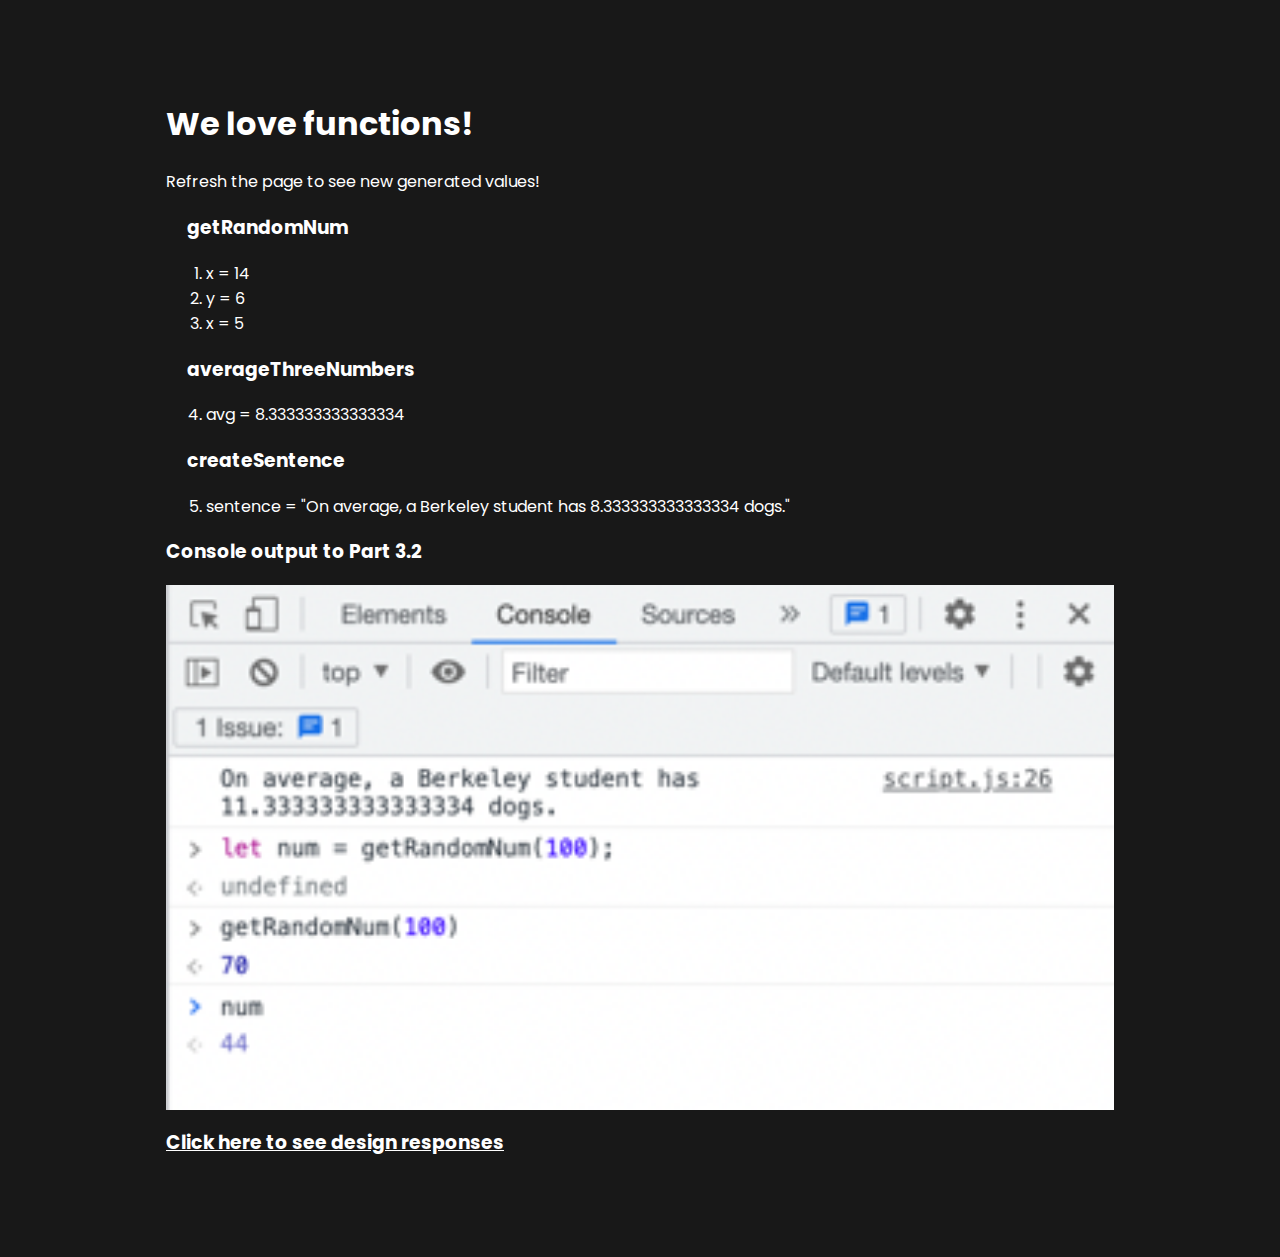
<file: homeworks/hw7/index.html>
<html>
<head>
	<link href="https://fonts.googleapis.com/css?family=Poppins&display=swap" rel="stylesheet">
	<link rel="stylesheet" href="assets/css/style.css">
	<!-- Add your script file here! -->
	<script src="assets/js/script.js"></script>
	<title>Homework 7 - Intro to JS</title>
</head>

<body>

<div class="content">
	<h1>We love functions!</h1>

	<!-- Problem 3.1 -->
	<div id="container">
		<p>Refresh the page to see new generated values!</p>
		<ol>
			<h3>getRandomNum</h3>
			<li>x = <span id ="x"></span></li>
			<li>y = <span id ="y"></span></li>
			<li>x = <span id ="z"></span></li>
			<h3>averageThreeNumbers</h3>
			<li>avg = <span id ="avg"></span></li>
			<h3>createSentence</h3>
			<li>sentence = "<span id ="sentence"></span>"</li>
		</ol>
		<h3>Console output to Part 3.2</h3>
		<img src="console.png" alt="your console output here. if you see this, then you did not do Part 3.2 correctly.">
		<h3><a href="design_responses.html">Click here to see design responses</a></h3>
	</div>

</div>
<script>
	window.onload = function() {
		document.getElementById('x').innerHTML = x;
		document.getElementById('y').innerHTML = y;
		document.getElementById('z').innerHTML = z;
		document.getElementById('avg').innerHTML = avg;
		document.getElementById('sentence').innerHTML = sentence;
	};
	</script>
</body>

</html>
</file>
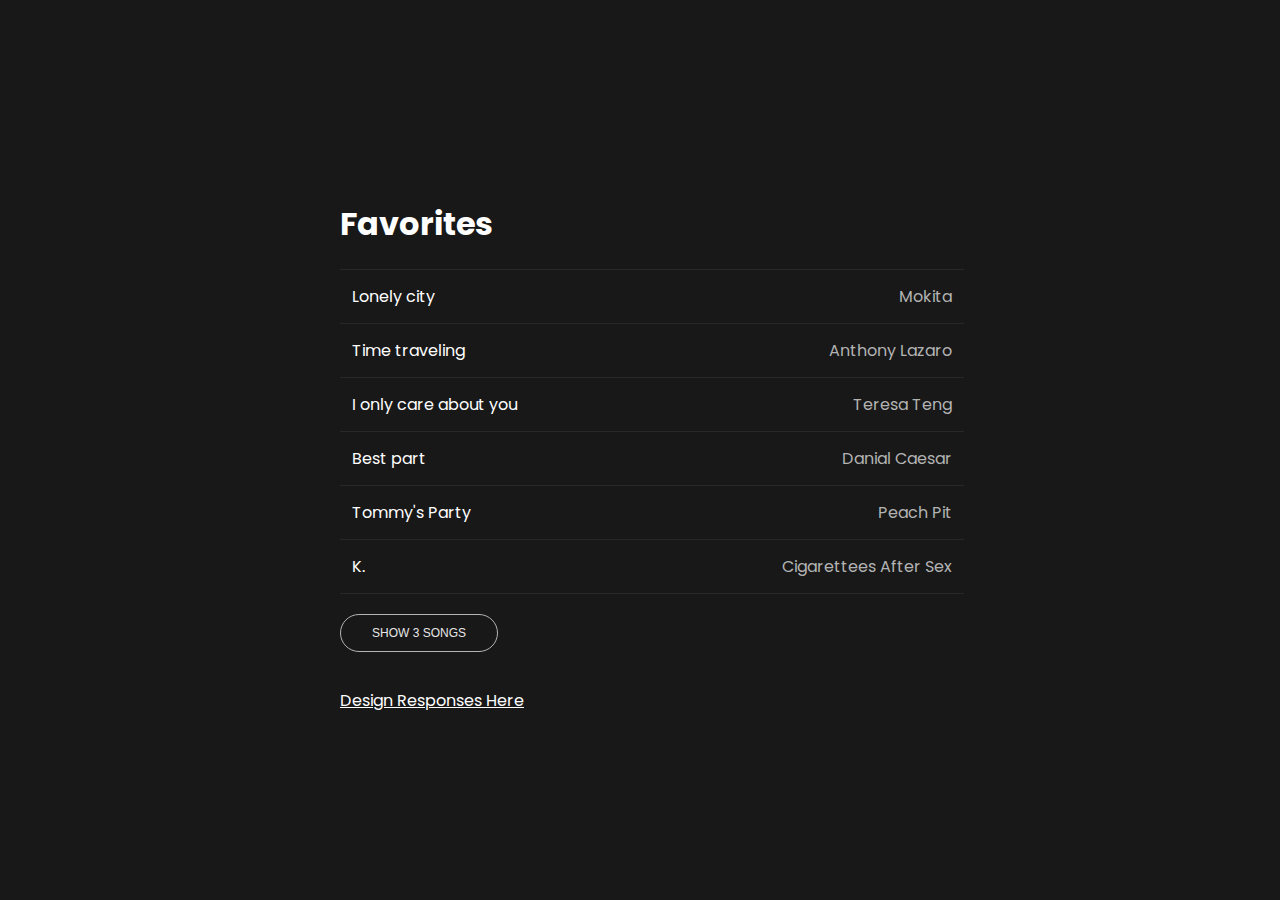
<file: homeworks/hw8/index.html>
<html>
<head>
	<link href="https://fonts.googleapis.com/css?family=Poppins&display=swap" rel="stylesheet">
	<link rel="stylesheet" href="assets/css/style.css">
	<title>Homework 8 - Favorite Songs</title>
</head>

<body>

<div class="content">
	<h1>Favorites</h1>

	<!-- Problem 3.1 -->
	<div id="songs">
		<ul id="songs-first-half">
			<li>
				<div class="song-title">Lonely city</div>
				<div class="song-artist">Mokita</div>
			</li>
			<li>
				<div class="song-title">Time traveling</div>
				<div class="song-artist">Anthony Lazaro</div>
			</li>
			<li>
				<div class="song-title">I only care about you</div>
				<div class="song-artist">Teresa Teng</div>
			</li>
		</ul>
		<ul id="songsSecondHalf">
			<li>
				<div class="song-title">Best part</div>
				<div class="song-artist">Danial Caesar</div>
			</li>
			<li>
				<div class="song-title">Tommy's Party</div>
				<div class="song-artist">Peach Pit</div>
			</li>
			<li>
				<div class="song-title">K.</div>
				<div class="song-artist">Cigarettees After Sex</div>
			</li>
		</ul>
	</div>

	<button id="toggle-button">Show 3 songs</button>
	<p>
		<a href="design_responses.html" style = "color: white"id = "design-response-link">Design Responses Here</a>
	</p>
</div>

<script src="assets/js/script.js"></script>
		
</body>

</html>
</file>
<file: DONOTTOUCH/css/main-page.css>
body {
    padding: 0;
    margin: 0;
}

a {
    display: flex;
    flex-direction: row;
    justify-content: center;
    flex-wrap: wrap;
}

img {
    width: 50%;
}

h1 {
    font-family: 'Karla';
    padding: 0;
    margin: 0;
}

#overall-container {
    height: 100vh;
    display: flex;
    flex-direction: row;
    justify-content: center;
    align-items: center;
}

.home-page-folder {
    display: flex;
    flex-direction: column;
    justify-content: center;
    align-items: center;
}
</file>
<file: final/assets/css/style.css>
#container {
    position: absolute;
    z-index: 0;
    width: 99%;
    height: 100vh;
    margin: 0 auto;
    background: #E6EDE2;
    display: flex;
    flex-direction: column;
    justify-content: center;
    align-items: center;
}

body {
    margin: 0;
    background: #E6EDE2;
}


#title {
    position: relative;
    width: 800px;
}
#title_pic {
    position: relative;
}
#button {
    position: relative;
    top: 20px;
    background: #D9D9D9;
    text-align: center;
    width: 250px;
    height: 70px;

   

    border-radius: 20px;

    display: flex;
    justify-content: center;
    align-items: center;

    transition: all 0.5s;
    cursor: pointer;
}

#button a{
    font-size: 28px;
    padding: 20px;
    font-family: 'Slabo 13px';
    color: #3C3B3B;
    text-decoration: none;
}

#button a:hover {
    font-size: 30px;

}
</file>
<file: DONOTTOUCH/css/subdirectory.css>
img {
    width: 40%;
}

div {
    font-family: 'Karla';
    font-size: 12px;
}

#overall-container {
    display: flex;
    flex-direction: row;
    justify-content: flex-start;
    align-items: center;
    flex-wrap: wrap;
    height: 100vh;
}

.home-page-folder {
    display: flex;
    flex-direction: column;
    justify-content: center;
    align-items: center;
    margin: 0;
    padding: 0;
    width: 20%;
}

a {
    display: flex;
    justify-content: center;
    margin: 0;
    padding: 0;
}
</file>
<file: homeworks/hw2/assets/css/style.css>
body {
	font-family: 'Karla';
	background: #edeae5;
	width: 100%;
	height: 100%;
	position: relative;
	margin: 0px;
    text-align: center;
}

a {
    text-decoration: none;
    color: rgba(0,0,0,0.5);
    font-style: italic;
    transition: 0.4s;
}

a:hover {
    color: rgba(0, 0, 0, 0.7);
}

div {
	transition: linear 0.2s;
}

#container {
    width: 480px;
    height: 480px;
    position: absolute;
    top: calc(50% - 240px);
    left: calc(50% - 240px);
}
.circle {
    width: 60px;
    height: 60px;
    background: white;
    display: inline-block;
    margin-right: 30px;
    border-radius: 50%;
}
.square {
    width: 60px;
    height: 60px;
    background: #e67e22;
    display: inline-block;
    margin-right: 30px;
}
.row {
    margin-bottom: 30px;
}
.green {
    background: #78c272;
}
.fancy {
    border: 3px inset rgba(74, 74, 74, 0.25);
    width: 54px;
    height: 54px;
}

#third-row .circle {
    background: #de6868;
}

.circle.fancy {
    border-style: dotted;

}

#second-row .circle:first-child, #third-row .circle:first-child, #fifth-row .circle:first-child {

    opacity: 0;
}

.green, .fancy {

    background: #6392c0;
}

.circle:hover {

    opacity: 0.5;
}

#second-row .circle:hover {

    transform: scale(1.25);
}
</file>
<file: homeworks/hw3/assets/css/style.css>
/* PROBLEM 1: Remove white margin of body, html */
html, body {
    margin: 0;
}

/* PROBLEM 2: Select profile picture and make it round */
#profile-pic {
    border-radius: 50%;
    overflow: clip;
}

/* PROBLEM 3: Flesh our your follow button! 5 px for the
top and bottom, 30 for the left and right*/
#follow-button {
    padding: 5px;
    padding-bottom: 5px;
    padding-left: 30px;
    padding-right: 30px;
}

/* PROBLEM 4: Turn items into a square, 120x120 px image */
.item {
    width: 120px;
    height: 120px;
}

/* PROBLEM 5: Create a 10 px horizontal space between items */
.item {
    margin-left: 10px;
}


/* PROBLEM 6: Create a 10px vertical space between rows */
.row {
    margin-top: 10px;
}

/* PROBLEM 7: Add 20px of space between each navigation item */
.navbar-item {
    margin: 20px;
}

/* PROBLEM 8: Create a hover effect, so that items will have
full opacity when hovered over! It should also have a
transition period of 0.2 seconds*/
.item:hover{
    opacity: 100%;
    transition: 0.2s;

}

/* PROBLEM 9: Add a click effect to the follow button, so
the font becomes size 18 px when clicked on - as a result, the button will become
larger when clicked on!*/
#follow-button:hover, #followed-button:visited {
    font-size: 18px;
}

/* PROBLEM 10: Add a hover effect such that the text of the
navigation has an opacity of 1 when hovered over!*/
.navbar-item:hover {
    opacity: 1;
}

/* PROBLEM 11: In one selection, make the follow button, picture
items, and nav bar items have a pointer cursor */
#follow-button:hover, .navbar-item:hover, .item:hover {
    cursor: pointer;
}
</file>
<file: homeworks/hw3/assets/css/initial.css>
#content {
	width: 500px;
	height: 100vh;
	background: #f4f4f4;
	margin: 0 auto;
	position: relative;
}

#navbar {
	height: 60px;
	background: #ffffff;
}

.navbar-item {
	float: right;
	line-height: 60px;
	opacity: 0.5;
}

#header {
	position: relative;
	top: 0px;
	width: 100%;
	height: 100px;
	padding: 10px 0px;
}

#profile-pic {
	display: inline-block;
	height: 80px;
	width: 80px;
	margin: 20px 60px;
	background-color: rgba(0, 0, 0, 0.5);
}

#information {
	display: inline-block;
	position: absolute;
	height: 80px;
	left: 170px;
	margin-top: 10px;
	margin-left: -10px;
	color: rgba(0,0,0, .7);
}

#username {
	font-size: 24px;
	display: inline-block;
	margin-top: 10px;
}

#follow-button {
	background: #007bb5;
	display: inline-block;
	margin-top: 10px;
	margin-left: 10px;
	color: white;
}

#about {
	font-size: 12px;
	margin-top: 8px;
	color: rgba(0,0,0, .5);
	line-height: 1.5em;
	width: 270px;
}

.row {
	width: 100%;
	height: 120px;
	text-align: center;
}

.item {
	position: relative;
	background-color: rgba(0, 0, 0, 0.5);
	display: inline-block;
	opacity: 0.7;
	overflow: hidden;
}

.item, #profile-pic {
	position: relative;
}

#design {
	text-decoration: underline;
	color: black;
	opacity: 0.6;
	transition: 0.2s;
	text-align: center;
	position: fixed;
	right: 40px;
	bottom: 30px;
}

#design:hover {
	opacity: 1;
	text-decoration: underline;
}

img {
	height: 100%;
	position: absolute;
	left: 50%;
	transform: translateX(-50%);
}

html, body {
	background: #fafafa;
	font-family: 'Roboto', sans-serif;
}
</file>
<file: homeworks/hw4/assets/css/style.css>
body {
    margin: 0;
    padding: 0;
}

header {
    width: 100%;
    padding-top: 20px;
    padding-bottom: 20px;
    background: white;
    position: fixed;
    top: 0 px;
    /* PROBLEM 1: Make the header stick to the top as you scroll */

}

.content {
    width: 800px;
    /* PROBLEM 2: Align the page content to the center of the screen */
    margin: 0 auto;

}

#image-banner {
    background-image: url('../img/sf_banner.png');
    background-size: cover;
    width: 100%;
    height: 600px;
}


#other-posts {
    overflow: hidden;
    margin-bottom: 100px;
}

.image-card, .image-card-color-overlay {
    width: 380px;
    height: 200px;
}

.image-card {
    display: inline-block;
    float: left;
    overflow: hidden;
    margin-right: 40px;
    /* PROBLEM 3: Give .image-card the appropriate position type */
    position: relative;

}

.image-card:last-child {
    margin-right: 0;
}

.image-card img {
    width: 100%;
}

.image-card-color-overlay {
    position: absolute;
    /* PROBLEM 4: Move the color overlay to cover the image properly */
    position: absolute;
    top: 0px;
    left: 0px;
    /* PROBLEM 5: What should the opacity be when there is no hover? */
    opacity: 0;
    transition: 0.3s;
    background-color: navy;
}

.image-card:hover .image-card-color-overlay {
    /* PROBLEM 5: Pick an opacity for the blue hover effect */
    opacity: 0.7;
}

.image-card-text {
    /* PROBLEM 6: Similar to .image-card-cover-overlay, position the card text */
    position: absolute;
    bottom: 20px;
    left: 20px;
    font-size: 21px;


    color: white;
}


/* PROBLEM 7: Improve the typography and colors of this page! */

#title {
    font-size: 70px;
    margin: 0 auto;
    font-height: 40px;
    font-family: 'Tangerine', serif;

}

h1 {
    font-size: 36px;

}

h2 {
    font-size: 12px;

}

h3 {
    font-size: 36px;

}

p {
    font-size: 18px;
}
</file>
<file: homeworks/hw5/assets/css/wdd.css>
/* Hi, thanks for taking the intiative to read through the file.
   While it may be helpful to understand this file, won't need to make
   any changes to here. Please follow the directions listed in the
   comments in style.css. */


*{
    box-sizing:border-box
}
html,body{
    height:100%;
}
body{
    margin:0;
    display:-webkit-box;
    font-family:'Lato', 'Times New Roman', Times, serif;
    height:100%;
    display: flex;
}
h1,h2,h3,h4{
    margin:0;
}
h1{
    font-weight:400;
    margin:0;
    font-size:27px;
}
h2{
    font-size:14.5px;
    color:#1770ab;
}
h3{
    margin-top:4px;
    font-size:15px;
    font-weight:normal;
    text-transform:uppercase;
    color:#6c757c
}
h4{
    margin-top:2px;
    font-size:12px;
    font-weight:normal;
    color:#6c757c;
}
.nav{
    background-color:#003262;
    padding:13px 10px 10px 10px;
}
.nav--button{
    width:100%;
    padding:10px;
    text-align:center;
    font-size:14px;
    color:#fff;
}
.nav--button img{
    width:75%;
    margin-bottom:5px;
}
.nav--button img:not(#logo){
    -webkit-filter:invert(100%);
    filter:invert(100%);
}
.nav--button img#logo{
    margin-bottom:10px;
    width:100%;
}
.nav--button img:hover{
    cursor:pointer;
}
.nav--button a{
  color: #fff;
  text-decoration: none;
}
.main{
    display:-webkit-box;
    display:flex;
    width:100%;
}
.dashboard{
    width:100%
}
.dashboard--title{
    padding:0 24px 20px 0;
    margin:0 24px 30px 0;
    border-bottom:1px solid rgba(0,0,0,0.25);
}
.dashboard--title img{
    width:20px;
}
.dashboard--classes__box{
    border-radius:5px;
    box-shadow:0 2px 5px rgba(0,0,0,0.3);
    -webkit-transition:all 0.1s;
    transition:all 0.1s;
}

.dashboard--classes__box__image{
    height:146px;
    background-color:#1770ab;
}
.dashboard--classes__box__description{
    padding:15px 22.5px;
}
.dashboard--classes__box__controls__buttons{
    margin-top:9px;
    display:-webkit-box;
    display:flex;
    -webkit-box-pack:justify;
    justify-content:space-between;
}
.dashboard--classes__box__controls__buttons img{
    height:23.5px;
    -webkit-filter:invert(40%);
    filter:invert(40%);
}
.dashboard--classes__box__controls__buttons img:hover{
    cursor:pointer;
}
.notifications{
    margin:24px 36px;
}
.notifications img{
    width:100%;
    padding:4px;
}
.notifications__todo--title{
    padding-bottom:12px;
    margin-bottom:12px;
    border-bottom:1px solid rgba(0,0,0,0.25);
}
.notifications__todo--title h2{
    color:#2d3b45;
    font-size:16px;
}
.notifications__notifs .notifications__notifs--box{
    margin-bottom:16px;
}
.notifications__notifs .notifications__notifs--box img{
    width:30px;
    margin-right:5px;
}
.notifications__notifs .notifications__notifs--box h1{
    font-weight:300;
    font-size:14px;
    color:#1770ab;
    margin:8px 0 4px 0;
}
.notifications__notifs .notifications__notifs--box h2{
    color:rgba(108,117,124,0.6);
    font-weight:400;
}
.notifications__notifs .notifications__notifs--box h3{
    text-transform:none;
    font-size:12px;
    color:rgba(108,117,124,0.55);
}
@media (min-width: 1100px){
    .dashboard--classes{
        width:894px;
    }
}
@media (max-width: 1099px){
    .dashboard--classes{
        width:90%;
    }
}
@media (min-width: 993px){
    .notifications{
        width:288px;
    }
}
@media (max-width: 1099px){
    .dashboard--classes__box{
        width:48%;
    }
    .notifications{
        width:30%;
    }
}
</file>
<file: homeworks/hw5/assets/css/style.css>
.nav{
    /* [Problem 1] 
        FIXME: Set the width of the nav class to 85px. */
    width: 85px;

}
.nav--button{
    /*  [Problem 2]
        FIXME: Initialize flexbox vertically. Align the text and icons so that they
        are center aligned. */
    display: flex;
    flex-direction: column;
    align-items: center;

}
.dashboard{
    /*  [Problem 3]
        FIXME: Add some breathing room! The dashboard portion is a bit tight! 
        (Hint: use padding!) */
        padding-left: 30px;
        padding-right: 30px;

}
.dashboard--title{
    /*  [Problem 4]
        FIXME: Use flex to add the correct spacing between the "Dashboard" text and
        the three dot button icon that you added previously. Align them to the 
        center of each item. */
        display: flex;
        flex-direction: row;
        align-items: center;
        justify-content: space-between;
}

.dashboard--classes{
    /*  [Problem 5]
        FIXME: Use flexbox to make the classes tabs wrap in a 3x2 setup.
        Use flexbox to create equal spacing between each box. */
        display: flex;
        flex-wrap: wrap;
        justify-content: space-evenly;



}
.dashboard--classes__box{
    /*  [Problem 6]
        FIXME: Set the widths of each class tab to be 31.5% of the width;

        [Problem 7]
        FIXME: Add 35px to the space under each box. (Choose carefully!) */
        width: 31.5%;
        margin-bottom: 35px;

        
}
/*  [Problem 8]
    FIXME: when the dashboard--classes__box class is hovered over, add a
	darker shadow around the edges of the class tab, just like the real
	bcourses interface. Use this: 0 4px 10px rgba(0,0,0,0.35)

	Write your own class identifier. */
.dashboard--classes__box:hover {
    border: 0 4px 10px rgba(0,0,0,0.35);
}



.dashboard--classes__box__image{
    /*  [Problem 9]
        FIXME: The class tab should have a border-radius of 5px along the top
    	of the boxes. 

    	(Hint: Make sure you only add it to the top left and top
    	right corners. Simply put, the answer is NOT border-radius: 5px.) */
    border-radius: 5px 5px 0px 0px;


}
/*  [Problem 10]
    FIXME: When h2, h3, and h4 are hovered over, add an underline and
    change the cursor to a pointer. Write the selectors and the styles!

    Write your own class identifier. */
h2:hover, h3:hover, h4:hover {
    text-decoration: underline;
    cursor: pointer;
}



.notifications__notifs .notifications__notifs--box{
    /*  [Problem 11]
        FIXME: Turn this element into a flex element and use the correct property
        to align the announcement icon and the text box. */
    
    display: flex;
    flex-direction: row;
    align-items: flex-start;
        

        
}
</file>
<file: homeworks/hw6/assets/css/style.css>
/* -- LOADING ANIMATIONS -- */
/* Loader one: Pulse */
.loader.one {
	width: 100px;
	height: 100px;
}

.loader.one .circle {
	height: 100px;
	width: 100px;
	background: #E427F9;
	position: absolute;
	top: 0;
	left: 0;
	border-radius: 50px;
	/* TODO: PART 1.2 - Add pulse animation */
	animation-name: Pulse;
	animation-duration: 2s;
	animation-iteration-count: infinite;
}

/* TODO: PART 1.3 - Delay pulse animation for circle two */

.loader.one .second.circle {
	animation-delay: 0.5s;



}

/* TODO: PART 1.1 - Create pulse animation */
@keyframes Pulse {
	from {transform: scale(0); 
		opacity: 1;}
	to {transform: scale(1); 
		opacity: 0; }
}

/* Loader two: Wave */
.loader.two {
	display: flex;
	flex-direction: row;
	align-items: center;
	justify-content: space-between;
	width: 110px;
}

.loader.two .dot {
	height: 30px;
	width: 30px;
	background: #000;
	border-radius: 15px;
	background: #F76A4D;
	/* TODO: PART 2 - Add wave animation */
	animation-name: Wave;
	animation-duration: 2s;
	animation-iteration-count: infinite;

}

/* TODO: PART 2 - Add delays and dot colors */
.loader.two .second.dot {
	animation-delay: 0.25s;
	background: #4DB1F7;
}
.loader.two .third.dot {
	animation-delay: 0.5s;
	background: #7DE76A;
}

/* TODO: PART 2 - Create wave animation */
@keyframes Wave {
	0% {transform: translateY(0px);}
	25% {transform: translateY(0px);}
	50% {transform: translateY(-40px)}
	75% {transform: translateY(0px);}
	100% {transform: translateY(0px);}
	}

/* Loader three: Flip */
/* TODO: PART 3 - Style the flip card */

.loader.three .flip-tile {
	height: 100px;
	width: 100px;
	background: #F98527;
	animation-name: Flip;
	animation-duration: 2.6s;
	animation-iteration-count: infinite;
}

/* TODO: PART 3 - Add flip animation to flip card */


/* TODO: PART 3 - Write flip animation */
@keyframes Flip {
	0% {transform: perspective(300px);}
	50% {transform: perspective(300px) rotateY(180deg);}
	100% {transform: perspective(300px) rotateY(180deg) rotateX(180deg) ;}
}

/* Loader four: Spin */
.loader.four .rings {
	position: relative;
	width: 100px;
	height: 100px;
}

.loader.four .ring {
	width: 100%;
	height: 100%;
	border-radius: 50%;
	position: absolute;
	top: 50%; left: 50%;
	transform: translate(-50%, -50%);
	overflow: hidden;
}
.loader.four .ring.two {
	width: 80%;
	height: 80%;
}
.loader.four .ring.three {
	width: 60%;
	height: 60%;
}

.loader.four .ring .mask {
	width: 93%;
	height: 93%;
	border-radius: 50%;
	position: absolute;
	top: 50%; left: 50%;
	transform: translate(-50%, -50%);
	background: #E5F1F7;
}

.loader.four .ring .arc-container {
	width: 80%;
	height: 100%;
	position: absolute;
	left: 10%;
	overflow: hidden;
	transform-origin: 50% 50%;
	border-radius: 10px;
	/* TODO: PART 4 - Add spin animation */
	animation: Spin 1s linear 0s infinite forwards;

}

/* TODO: PART 4 - Add spin shifts for other rings */
.loader.four .ring.two .arc-container {
	animation: Spin 1.2s linear 0.2s infinite forwards;
	border-radius: 20px;
}
.loader.four .ring.three .arc-container {
	animation: Spin 0.8s linear 0.1s infinite forwards;
	border-radius: 25px;
}


.loader.four .ring .arc {
	width: 100%;
	height: 50%;
	position: absolute;
	background: #10D4C6;
	/* TODO: PART 4 - Add color animation */
	animation: SpinColor 2.2s ease-in-out 0s infinite;
}

/* TODO: PART 4 - Add spin color shifts for other rings */

.loader.four .ring.two .arc {
	animation: SpinColor 2.4s ease-in-out 0.2s infinite reverse;
}
.loader.four .ring.three .arc {
	animation: SpinColor 2.6s ease-in-out 0.1s infinite;
}


/* TODO: PART 4 - Create spin animation */
@keyframes Spin {
	0% {transform:rotate(0) ; }
	25% {transform:rotate(90deg)  ; }
	50% {transform:rotate(180deg) ; }
   	75% {transform:rotate(300deg)  ; }
   	100% {transform:rotate(360deg) ; }

}
/* TODO: PART 4 - Create spin color animation */
@keyframes SpinColor {
	0% {background: #10D4C6 ;}
	25% {background:#3068CD ;}
	50% {background: #7910D4;}
	75% {background: #41EA97;}
	100% {background: #10D4C6;}

}
</file>
<file: homeworks/hw7/assets/css/style.css>
body {
	background-color: #181818;
	font-family: 'Poppins', sans-serif;
	color: #fff;
}

h1 {
	font-weight: bold;
}

.content {
	width: 75%;
	margin: 100px auto;
}

ol h3 {
	margin-left: -1em;
}

img {
	width: 100%;
}

a {
	color: white;
}
</file>
<file: homeworks/hw8/assets/css/style.css>
body {
	background-color: #181818;
	font-family: 'Poppins', sans-serif;
	color: #fff;
}

h1 {
	font-weight: bold;
}

.content {
	width: 600px;
	margin: 200px auto auto auto;
}

#songs ul {
	list-style: none;
	margin: 0;
	padding: 0;
}

#songs li {
	display: flex;
	justify-content: space-between;
	padding: 14px 12px;
	width: 100%;
	border-bottom: 1px solid #282828;
	font-size: 16px;
}

#songs li:hover {
	background-color: rgba(255, 255, 255, 0.1);
}

#songs-first-half li:first-child {
	border-top: 1px solid #282828;
}

.song-artist {
	color: #b3b3b3;
}

#toggle-button {
	padding: 11px 31px;
	margin: 20px 0;
	border: 1px solid #b3b3b3;
	border-radius: 31px;
	font-size: 12px;
	color: #e6e6e6;
	text-transform: uppercase;
	background: transparent;
}

#toggle-button:hover {
	font-weight: bold;
	font-size: 13px;
	color: #fff;
	border-color: #fff;
}

#toggle-button:focus {
	outline: none;
}

#toggle-button:active {
	border-color: #838383;
	font-weight: normal;
	font-size: 12px;
	color: #ccc;
}

/* Problem 3.1 */

.hidden {
	display: none;
}
</file>
